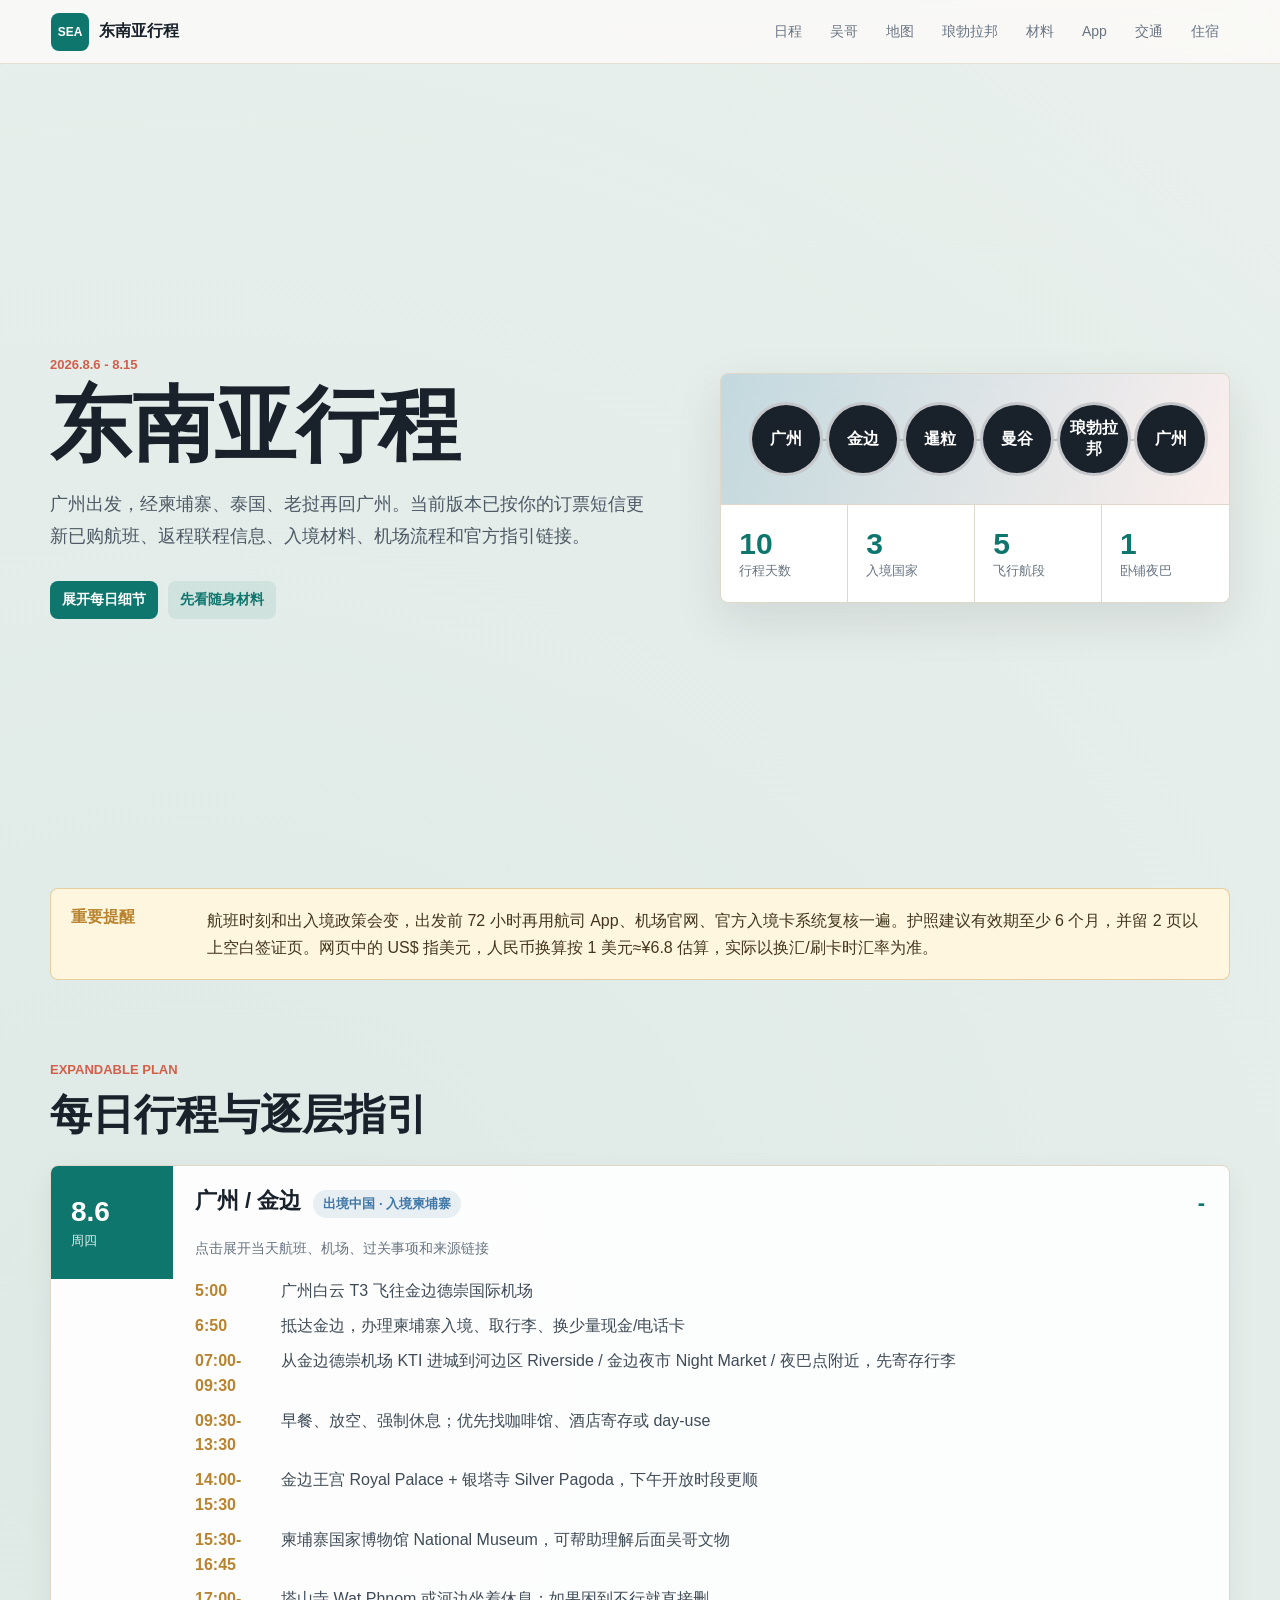
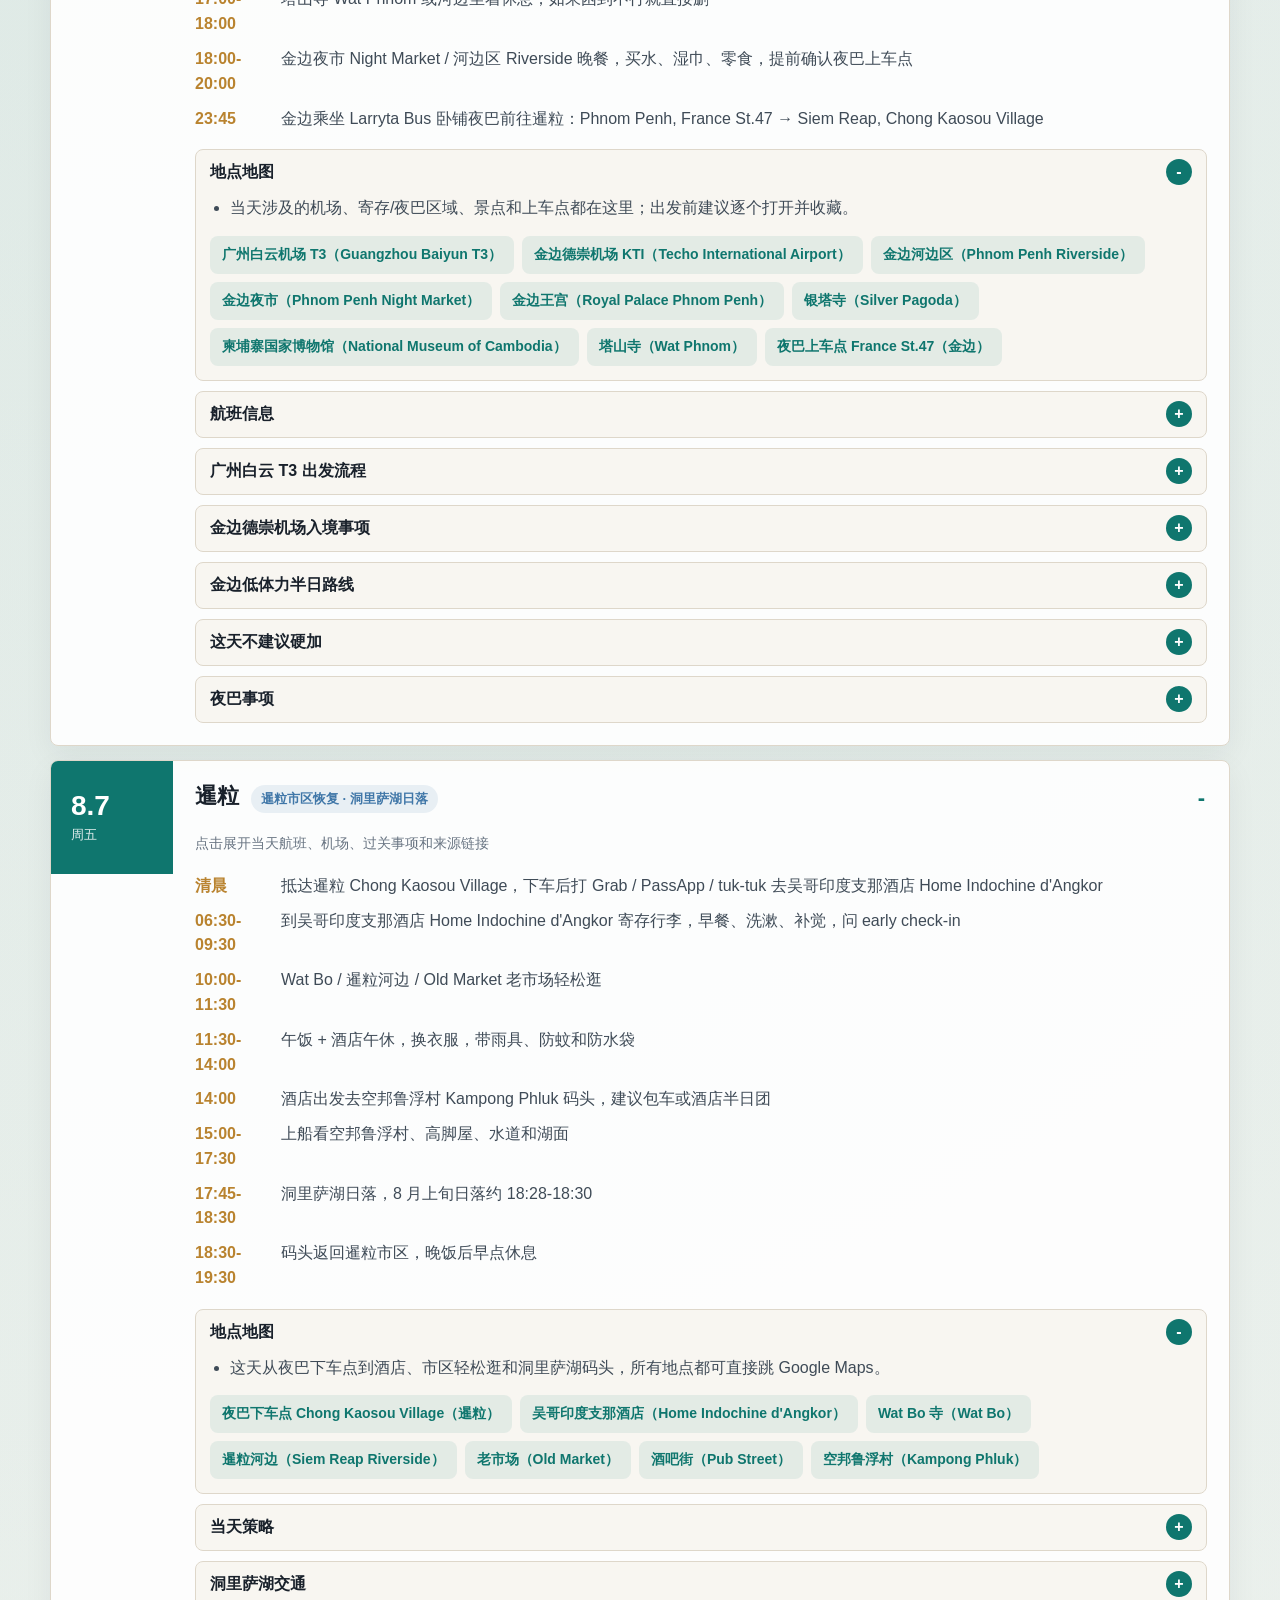
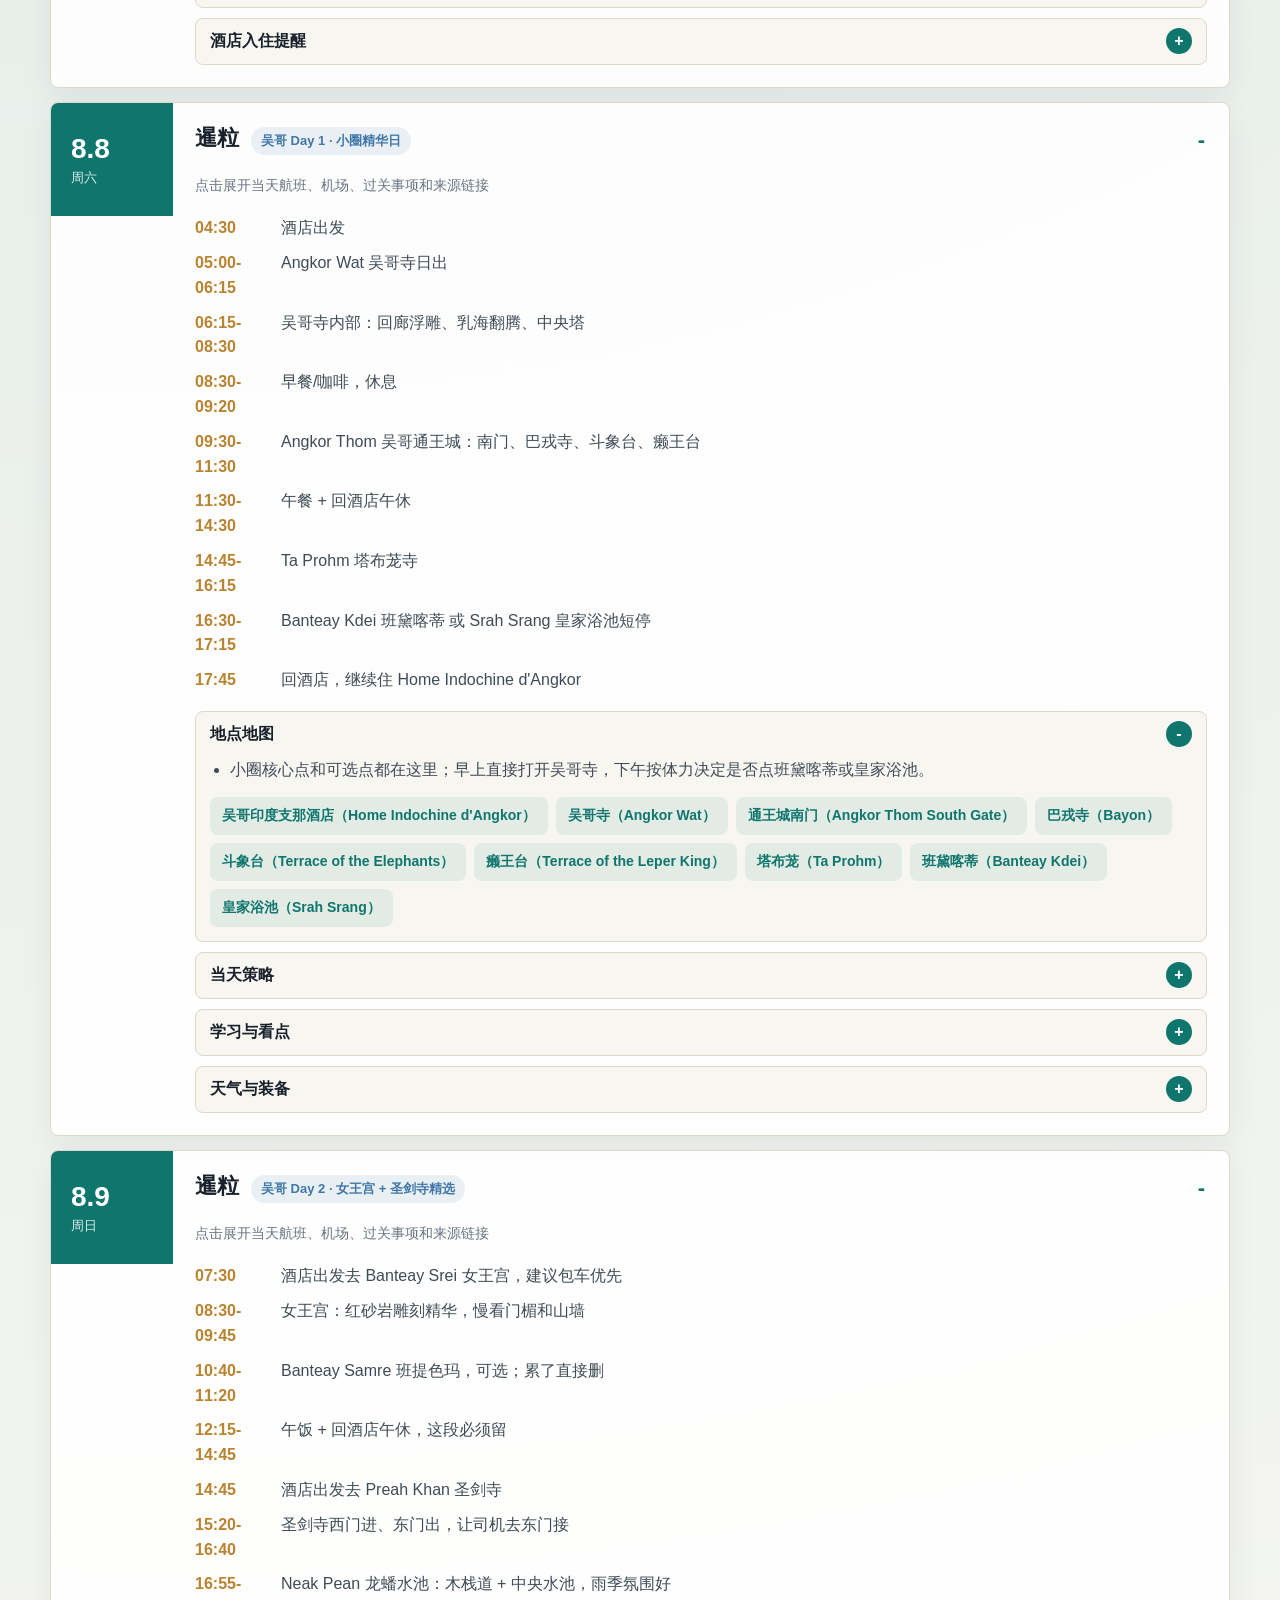
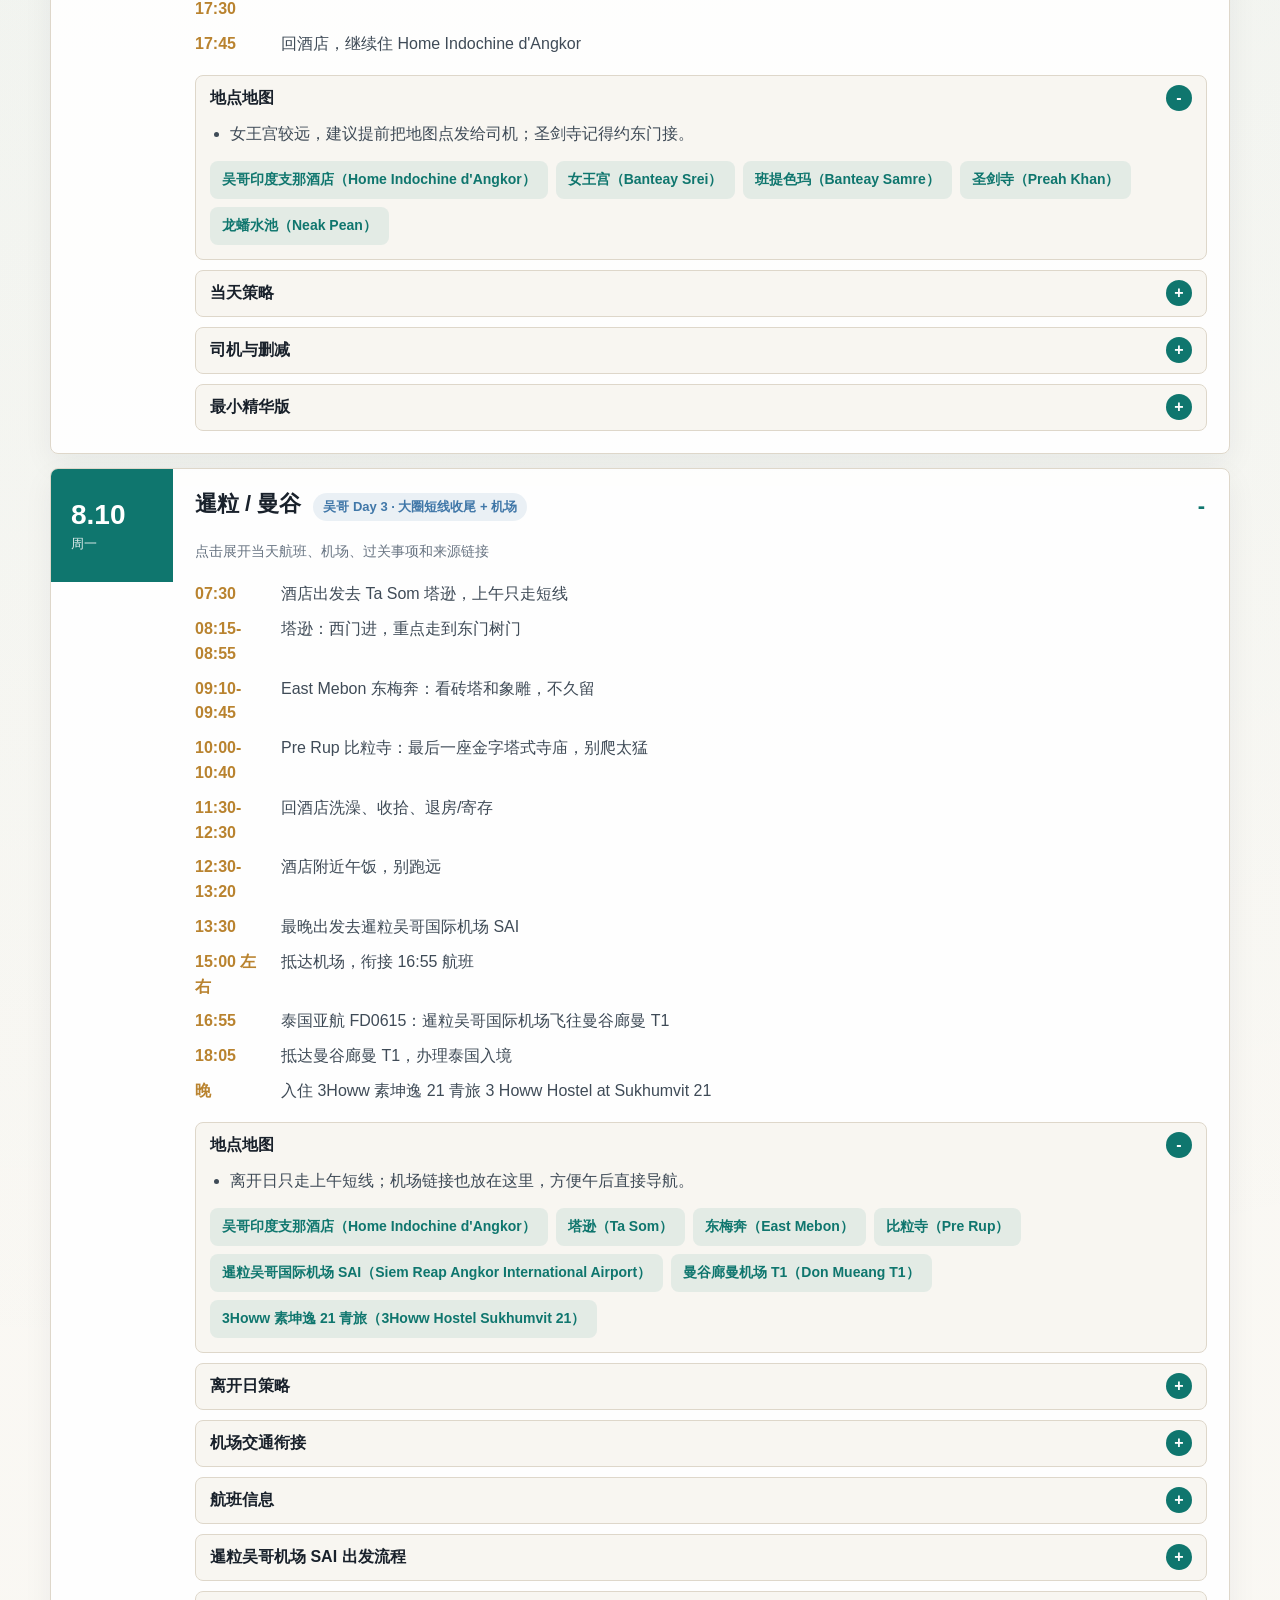
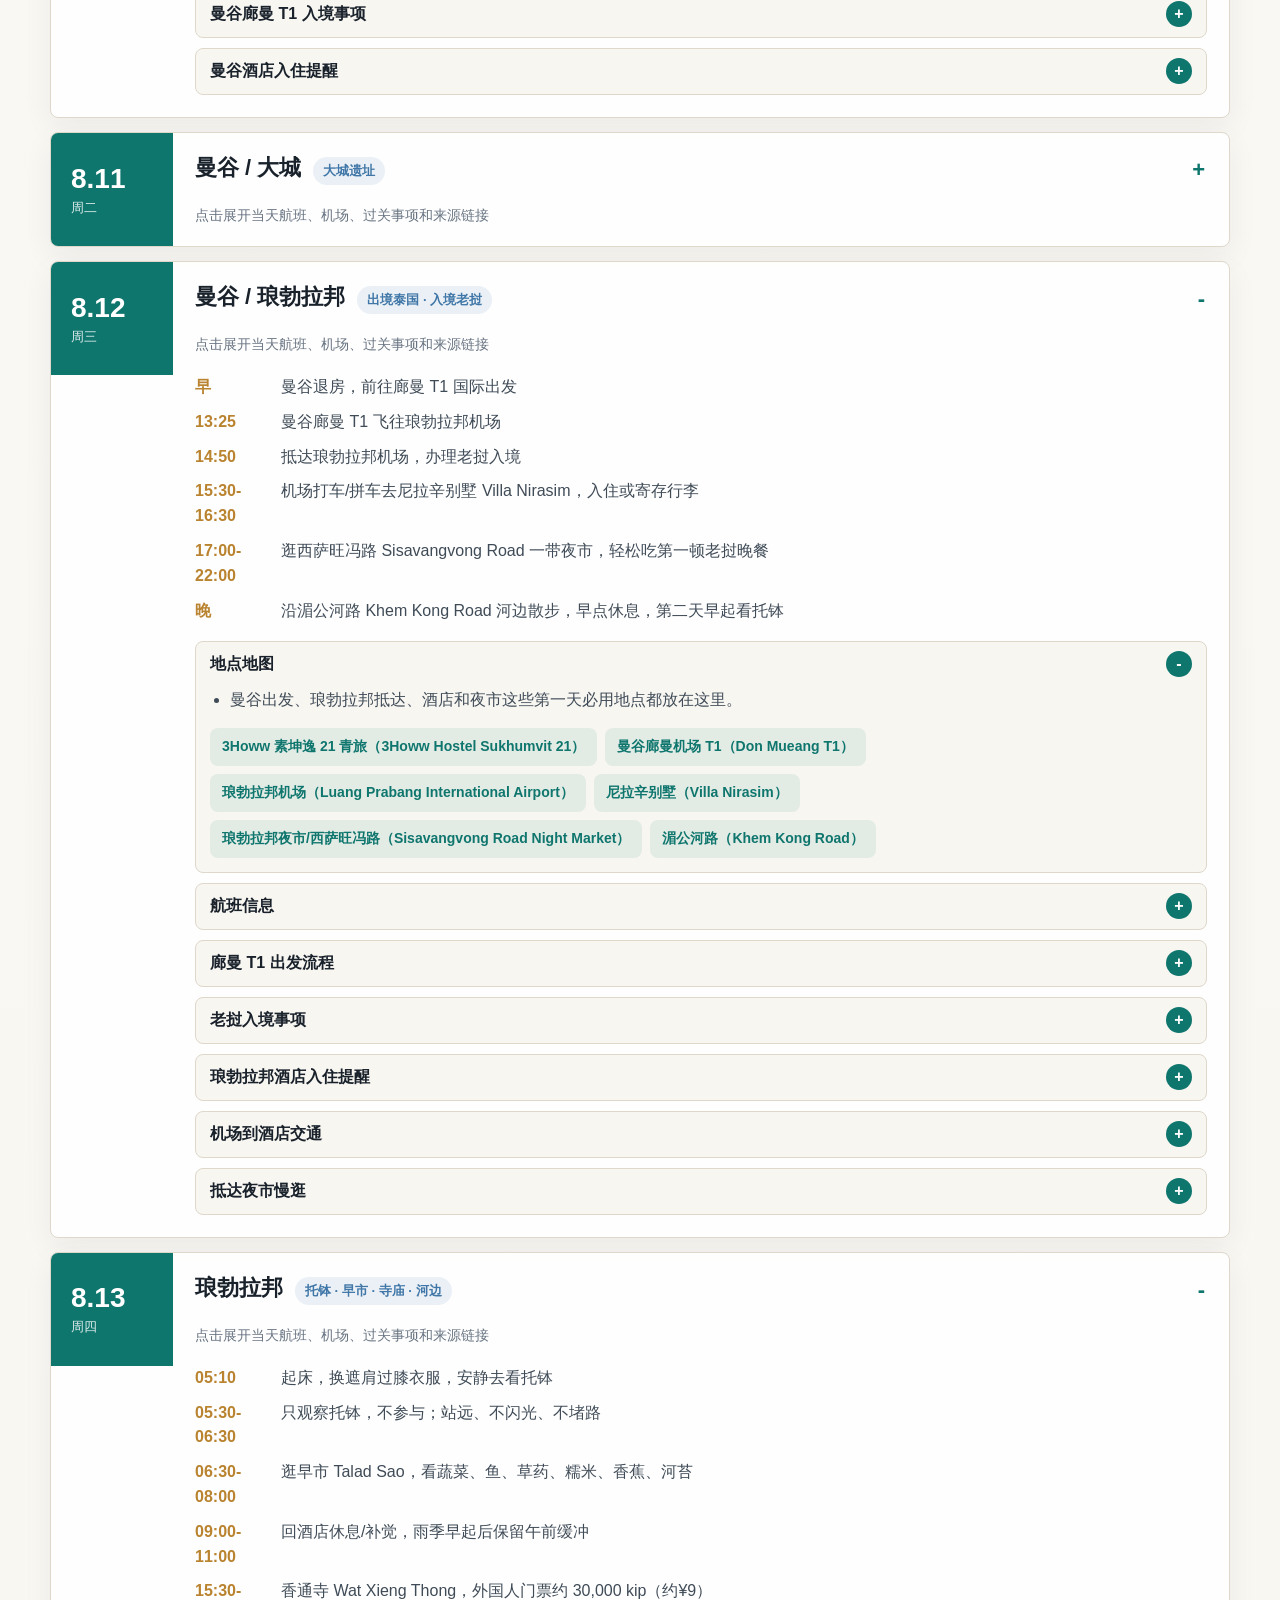
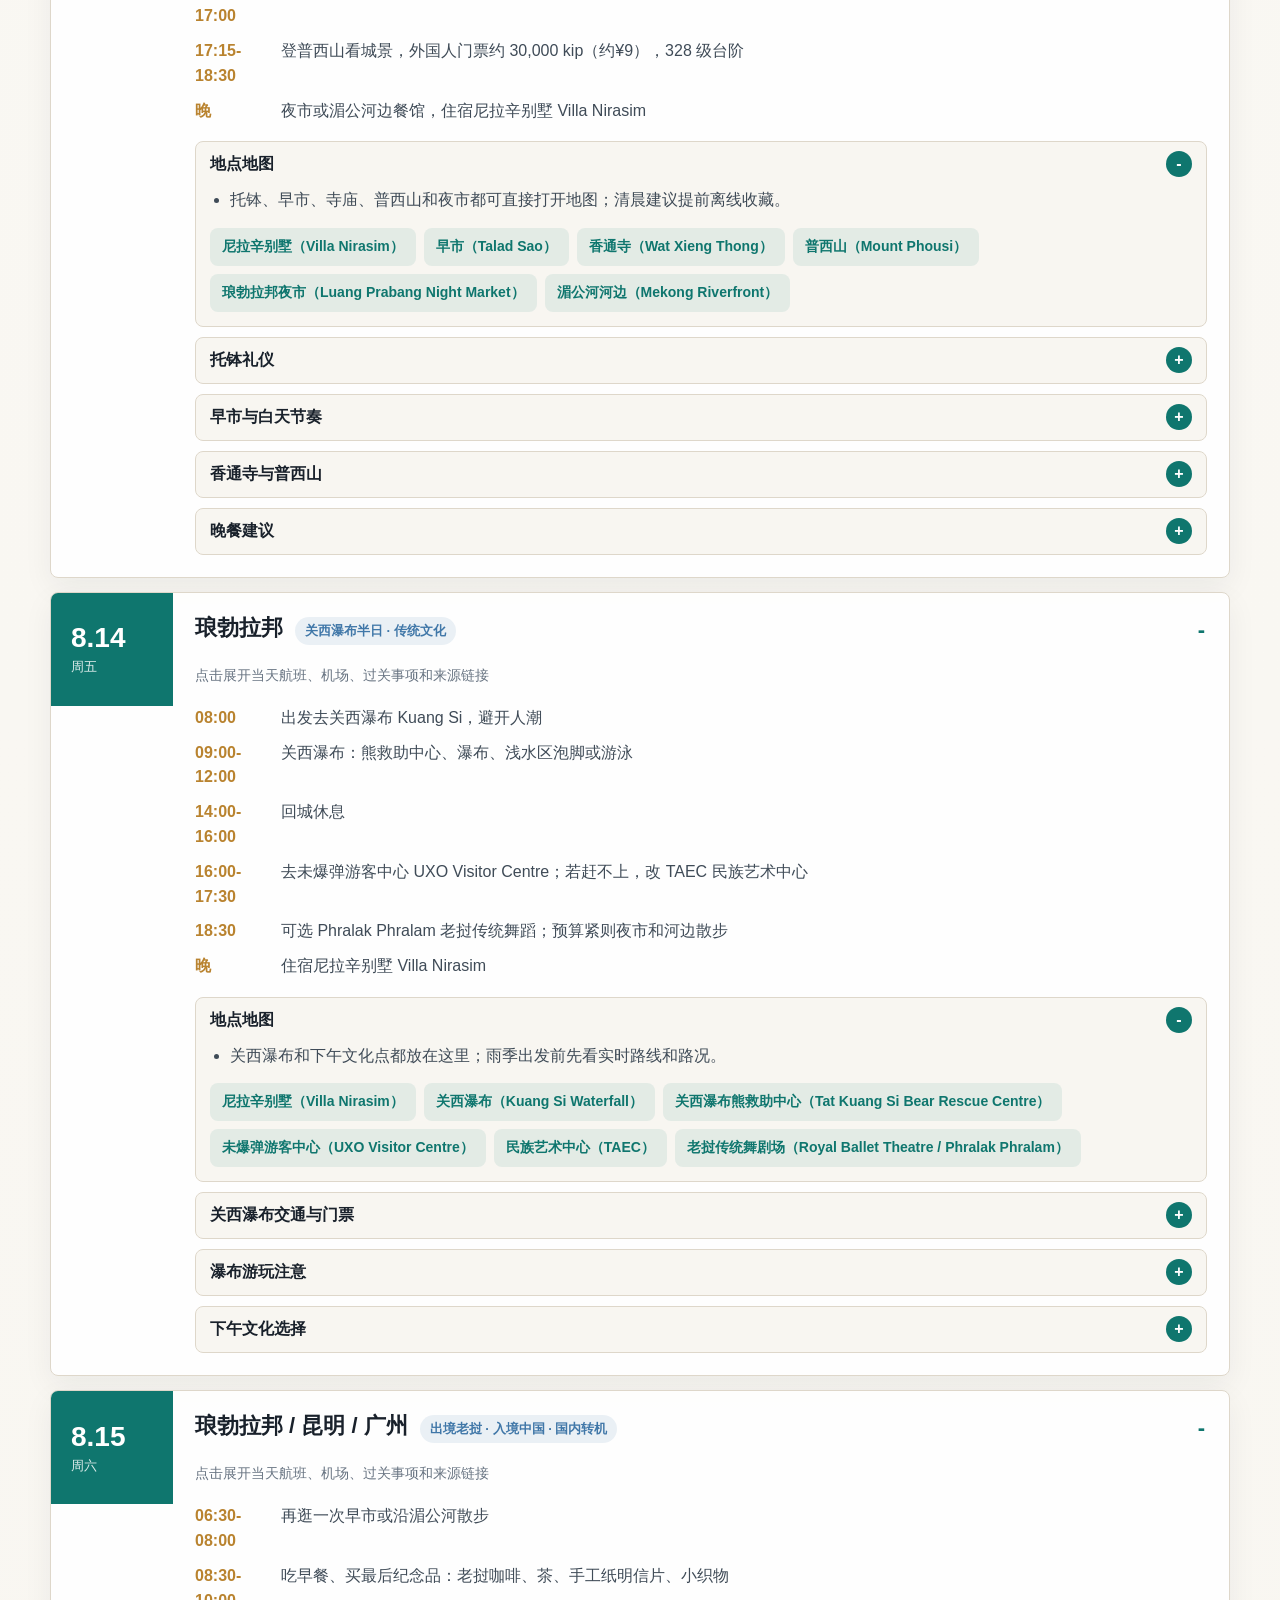
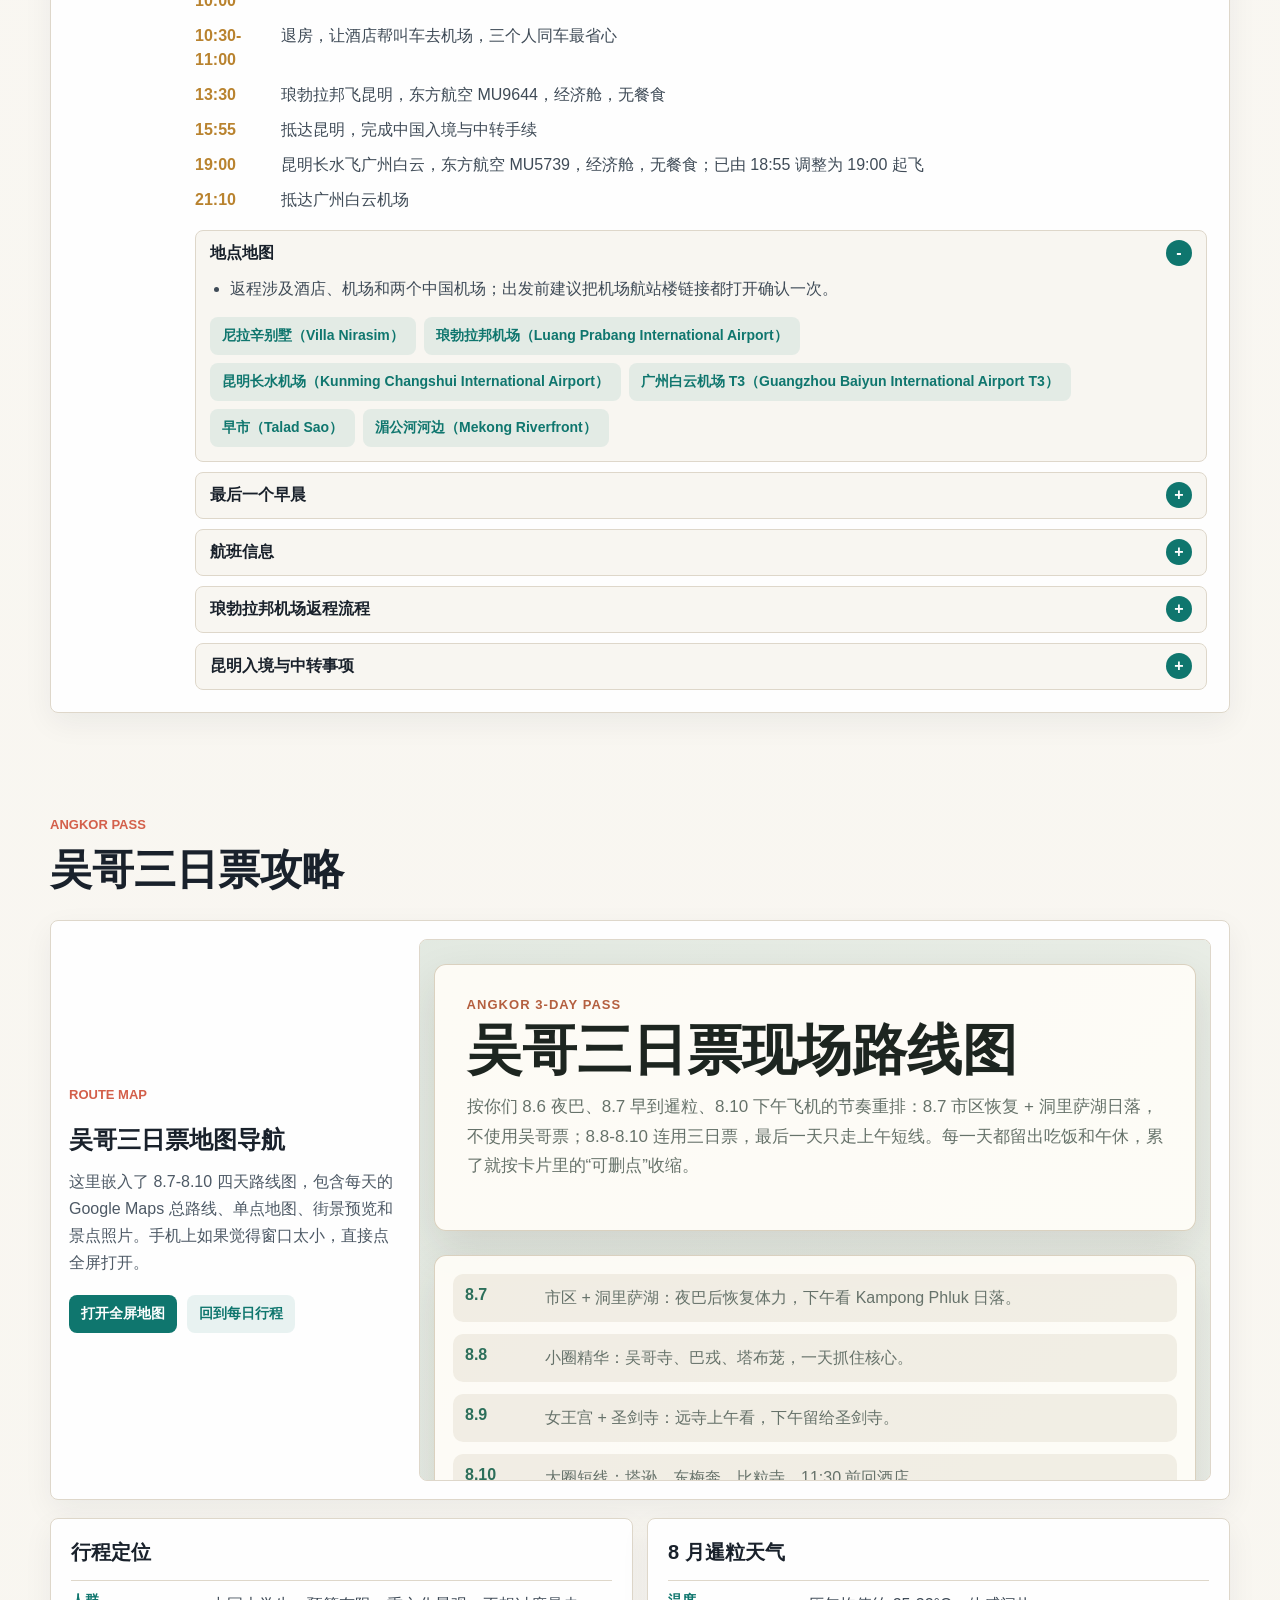
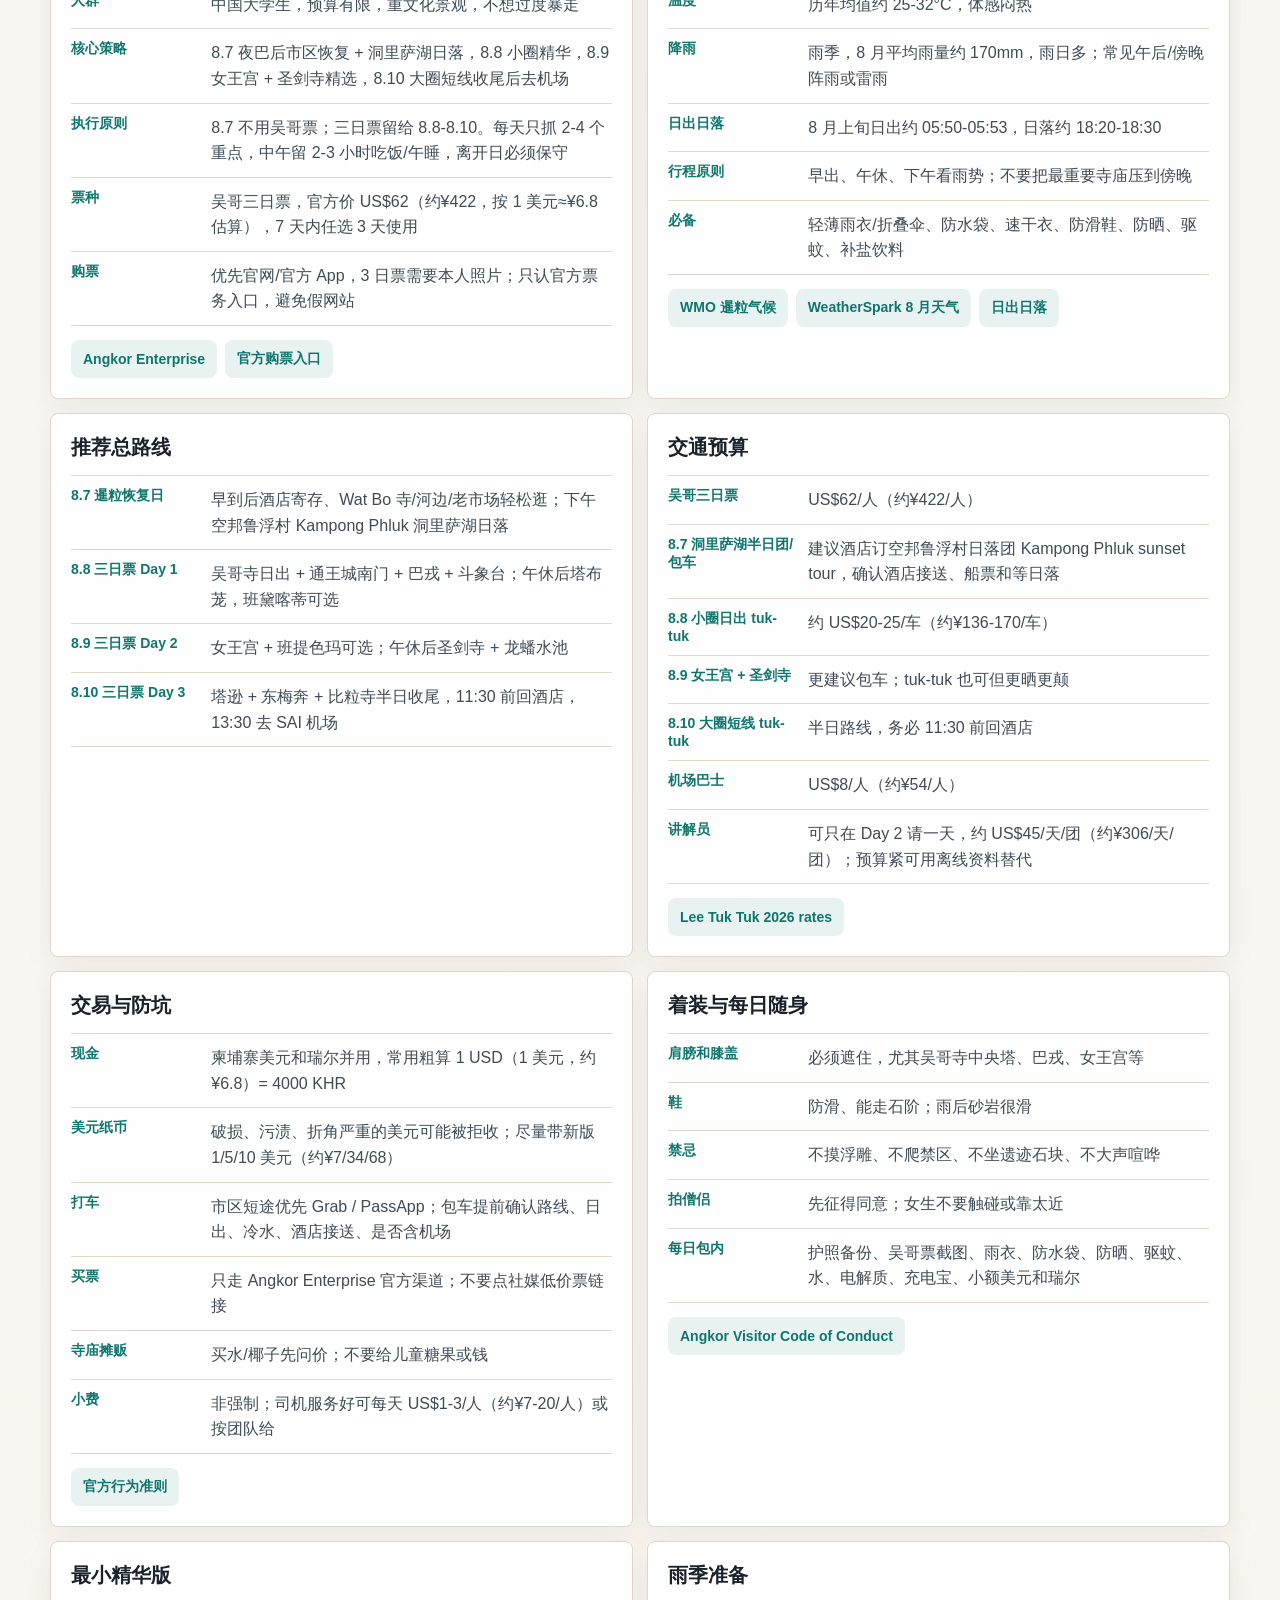
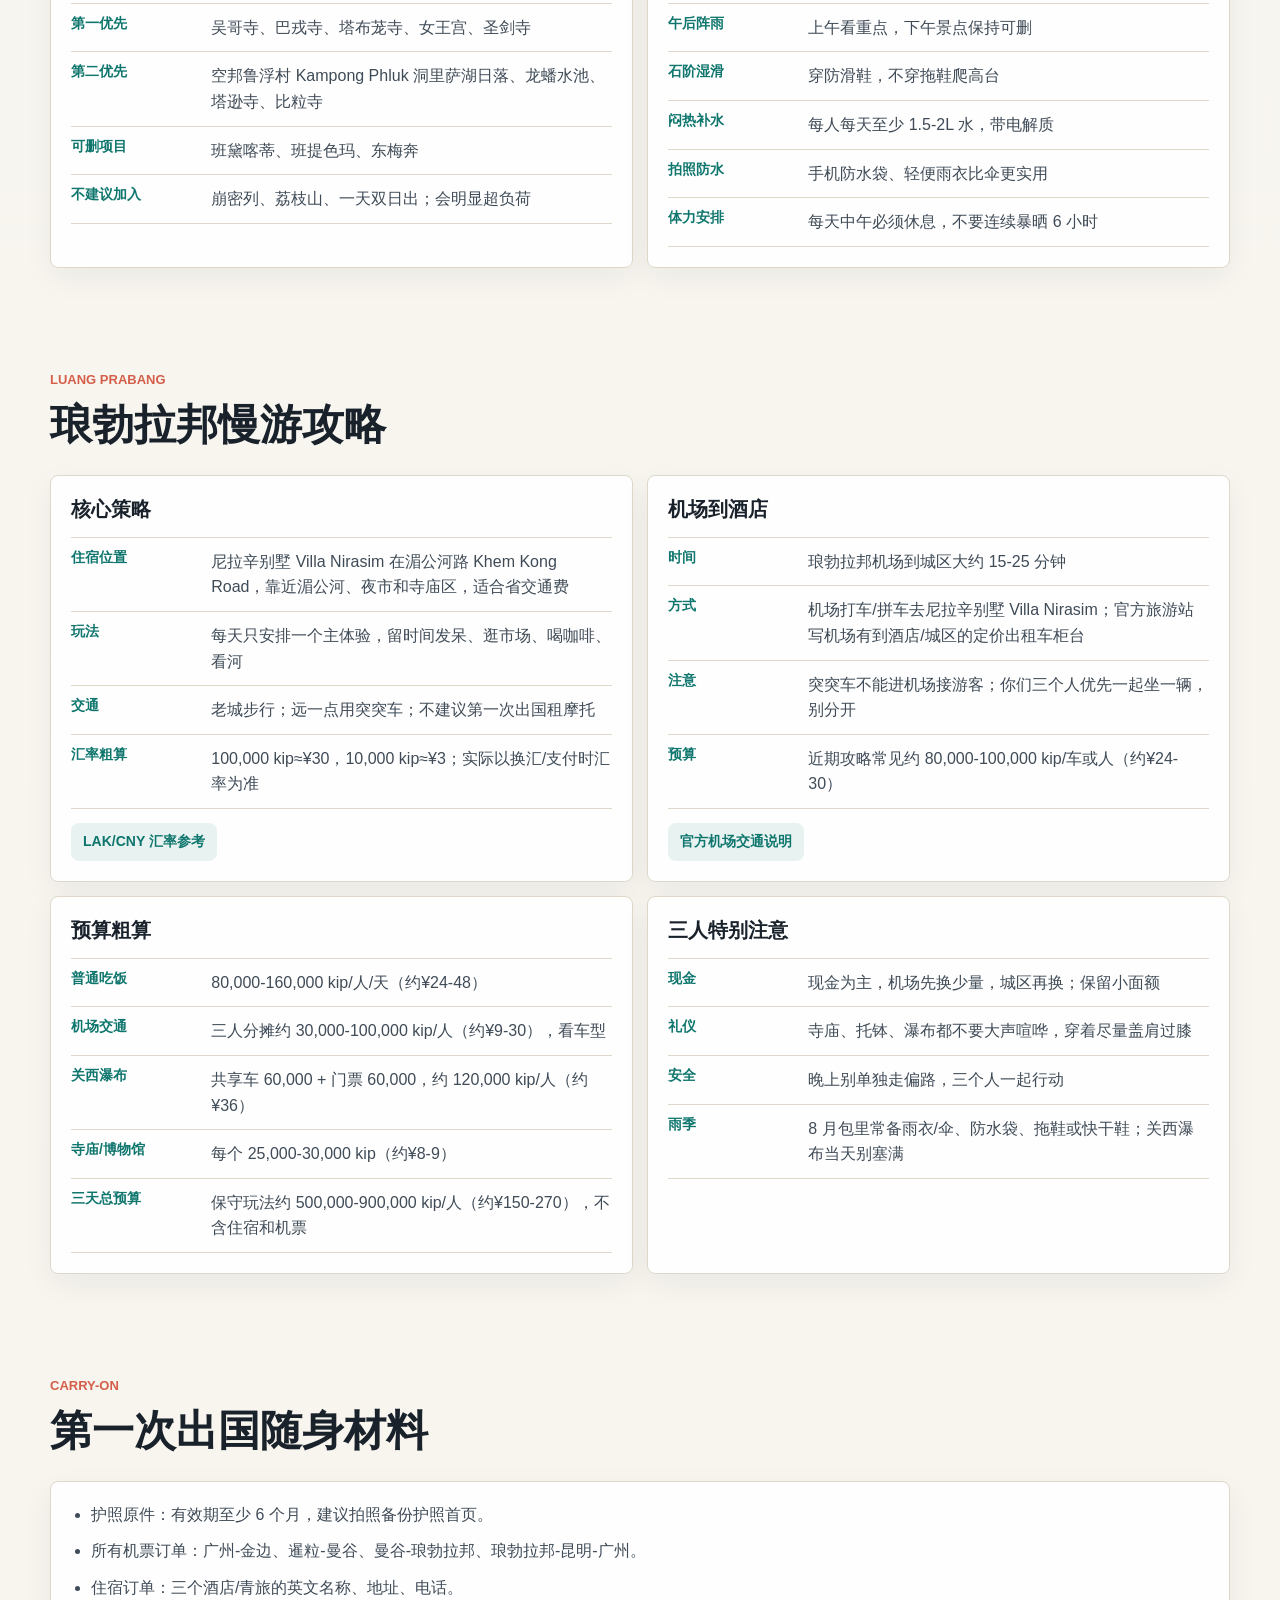
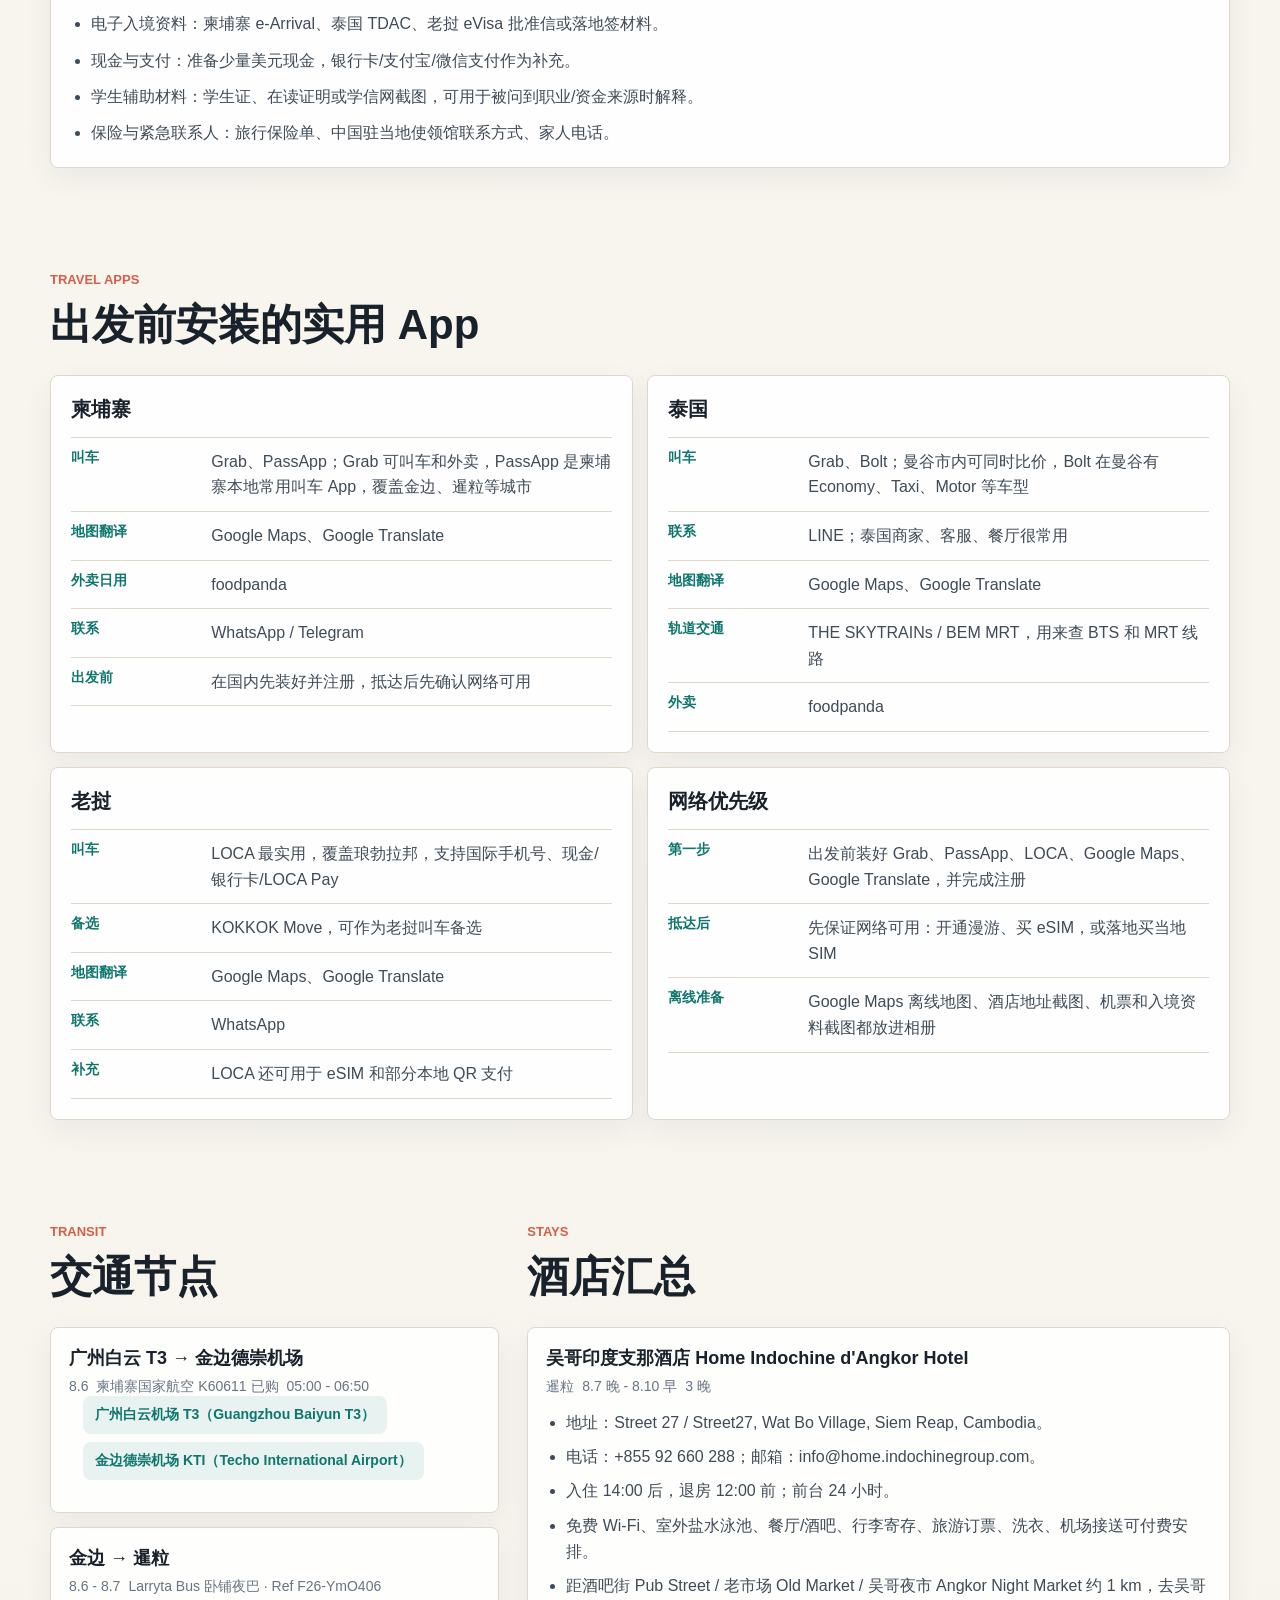
<file: index.html>
<!doctype html>
<html lang="zh-CN">
  <head>
    <meta charset="UTF-8" />
    <meta name="viewport" content="width=device-width, initial-scale=1.0" />
    <title>东南亚行程攻略 | 2026.8.6-8.15</title>
    <link rel="stylesheet" href="styles.css" />
  </head>
  <body>
    <header class="topbar">
      <a class="brand" href="#overview" aria-label="回到行程总览">
        <span class="brand-mark">SEA</span>
        <span>东南亚行程</span>
      </a>
      <nav class="nav" aria-label="页面导航">
        <a href="#timeline">日程</a>
        <a href="#angkor">吴哥</a>
        <a href="#angkor-map">地图</a>
        <a href="#luangprabang">琅勃拉邦</a>
        <a href="#materials">材料</a>
        <a href="#apps">App</a>
        <a href="#transit">交通</a>
        <a href="#stays">住宿</a>
      </nav>
    </header>

    <main>
      <section class="overview" id="overview">
        <div class="overview-copy">
          <p class="eyebrow">2026.8.6 - 8.15</p>
          <h1>东南亚行程</h1>
          <p class="intro">
            广州出发，经柬埔寨、泰国、老挝再回广州。当前版本已按你的订票短信更新已购航班、返程联程信息、入境材料、机场流程和官方指引链接。
          </p>
          <div class="action-row">
            <a class="primary-link" href="#timeline">展开每日细节</a>
            <a class="ghost-link" href="#materials">先看随身材料</a>
          </div>
        </div>
        <div class="route-panel" aria-label="路线概览">
          <div class="route-line">
            <span>广州</span>
            <span>金边</span>
            <span>暹粒</span>
            <span>曼谷</span>
            <span>琅勃拉邦</span>
            <span>广州</span>
          </div>
          <div class="quick-stats">
            <article><strong>10</strong><span>行程天数</span></article>
            <article><strong>3</strong><span>入境国家</span></article>
            <article><strong>5</strong><span>飞行航段</span></article>
            <article><strong>1</strong><span>卧铺夜巴</span></article>
          </div>
        </div>
      </section>

      <section class="alert">
        <strong>重要提醒</strong>
        <p>
          航班时刻和出入境政策会变，出发前 72 小时再用航司 App、机场官网、官方入境卡系统复核一遍。护照建议有效期至少 6 个月，并留 2 页以上空白签证页。网页中的 US$ 指美元，人民币换算按 1 美元≈¥6.8 估算，实际以换汇/刷卡时汇率为准。
        </p>
      </section>

      <section class="section" id="timeline">
        <div class="section-heading">
          <p class="eyebrow">Expandable Plan</p>
          <h2>每日行程与逐层指引</h2>
        </div>
        <div class="timeline" id="timelineList"></div>
      </section>

      <section class="section" id="angkor">
        <div class="section-heading">
          <p class="eyebrow">Angkor Pass</p>
          <h2>吴哥三日票攻略</h2>
        </div>
        <article class="map-embed-card" id="angkor-map">
          <div class="map-embed-copy">
            <p class="eyebrow">Route Map</p>
            <h3>吴哥三日票地图导航</h3>
            <p>
              这里嵌入了 8.7-8.10 四天路线图，包含每天的 Google Maps 总路线、单点地图、街景预览和景点照片。手机上如果觉得窗口太小，直接点全屏打开。
            </p>
            <div class="map-actions">
              <a class="primary-link" href="angkor-route-maps.html" target="_blank" rel="noreferrer">打开全屏地图</a>
              <a class="ghost-link" href="#timeline">回到每日行程</a>
            </div>
          </div>
          <div class="map-frame-wrap">
            <iframe
              title="吴哥三日票路线图"
              src="angkor-route-maps.html"
              loading="lazy"
            ></iframe>
          </div>
        </article>
        <div class="guide-grid" id="angkorGuide"></div>
      </section>

      <section class="section" id="luangprabang">
        <div class="section-heading">
          <p class="eyebrow">Luang Prabang</p>
          <h2>琅勃拉邦慢游攻略</h2>
        </div>
        <div class="guide-grid" id="luangPrabangGuide"></div>
      </section>

      <section class="section" id="materials">
        <div class="section-heading">
          <p class="eyebrow">Carry-on</p>
          <h2>第一次出国随身材料</h2>
        </div>
        <div class="checklist-panel">
          <ul class="check-list">
            <li>护照原件：有效期至少 6 个月，建议拍照备份护照首页。</li>
            <li>所有机票订单：广州-金边、暹粒-曼谷、曼谷-琅勃拉邦、琅勃拉邦-昆明-广州。</li>
            <li>住宿订单：三个酒店/青旅的英文名称、地址、电话。</li>
            <li>电子入境资料：柬埔寨 e-Arrival、泰国 TDAC、老挝 eVisa 批准信或落地签材料。</li>
            <li>现金与支付：准备少量美元现金，银行卡/支付宝/微信支付作为补充。</li>
            <li>学生辅助材料：学生证、在读证明或学信网截图，可用于被问到职业/资金来源时解释。</li>
            <li>保险与紧急联系人：旅行保险单、中国驻当地使领馆联系方式、家人电话。</li>
          </ul>
        </div>
      </section>

      <section class="section" id="apps">
        <div class="section-heading">
          <p class="eyebrow">Travel Apps</p>
          <h2>出发前安装的实用 App</h2>
        </div>
        <div class="guide-grid" id="appGuide"></div>
      </section>

      <section class="section two-column">
        <div id="transit">
          <div class="section-heading">
            <p class="eyebrow">Transit</p>
            <h2>交通节点</h2>
          </div>
          <div class="stack" id="transitList"></div>
        </div>

        <div id="stays">
          <div class="section-heading">
            <p class="eyebrow">Stays</p>
            <h2>酒店汇总</h2>
          </div>
          <div class="stack" id="stayList"></div>
        </div>
      </section>

      <section class="section notes" id="notes">
        <div class="section-heading">
          <p class="eyebrow">Next</p>
          <h2>待补充信息</h2>
        </div>
        <div class="note-grid">
          <article><h3>景点路线</h3><p>吴哥窟、大城遗址、琅勃拉邦市区与周边瀑布等细节可继续加入。</p></article>
          <article><h3>餐厅咖啡</h3><p>按城市记录想吃的店、营业时间、位置和备选方案。</p></article>
          <article><h3>预算清单</h3><p>签证、交通、住宿、门票、餐饮和现金兑换可做成表格。</p></article>
          <article><h3>出行提醒</h3><p>电话卡、换汇、打车软件、常用英语问句和离线地图放在这里。</p></article>
        </div>
      </section>
    </main>

    <script src="script.js?v=20260803-title"></script>
  </body>
</html>
</file>
<file: styles.css>
:root {
  color-scheme: light;
  --ink: #19212b;
  --muted: #687482;
  --paper: #f7f4ed;
  --panel: #ffffff;
  --line: #ded7ca;
  --teal: #0f766e;
  --coral: #d35f4a;
  --gold: #b9832f;
  --sky: #4077a8;
  --shadow: 0 18px 48px rgba(25, 33, 43, 0.1);
}

* {
  box-sizing: border-box;
}

html {
  scroll-behavior: smooth;
}

body {
  margin: 0;
  font-family:
    "Inter", "Noto Sans SC", "Microsoft YaHei", Arial, sans-serif;
  color: var(--ink);
  background:
    radial-gradient(circle at 15% 8%, rgba(15, 118, 110, 0.12), transparent 30%),
    linear-gradient(180deg, #fbfaf7 0%, var(--paper) 100%);
}

a {
  color: inherit;
  text-decoration: none;
}

.topbar {
  position: sticky;
  top: 0;
  z-index: 10;
  display: flex;
  align-items: center;
  justify-content: space-between;
  gap: 24px;
  min-height: 64px;
  padding: 12px clamp(18px, 4vw, 56px);
  background: rgba(251, 250, 247, 0.88);
  border-bottom: 1px solid rgba(222, 215, 202, 0.75);
  backdrop-filter: blur(18px);
}

.brand {
  display: inline-flex;
  align-items: center;
  gap: 10px;
  font-weight: 800;
}

.brand-mark {
  display: grid;
  width: 38px;
  height: 38px;
  place-items: center;
  color: #fff;
  font-size: 12px;
  letter-spacing: 0;
  background: var(--teal);
  border-radius: 8px;
}

.nav {
  display: flex;
  flex-wrap: wrap;
  gap: 8px;
  justify-content: flex-end;
}

.nav a {
  padding: 8px 10px;
  color: var(--muted);
  font-size: 14px;
  border-radius: 8px;
}

.nav a:hover {
  color: var(--ink);
  background: rgba(15, 118, 110, 0.08);
}

main {
  width: min(1180px, calc(100% - 32px));
  margin: 0 auto;
}

.overview {
  display: grid;
  grid-template-columns: minmax(0, 1.08fr) minmax(320px, 0.92fr);
  gap: clamp(28px, 6vw, 72px);
  align-items: center;
  min-height: calc(100vh - 64px);
  padding: 54px 0 42px;
}

.overview-copy {
  max-width: 720px;
}

.eyebrow {
  margin: 0 0 10px;
  color: var(--coral);
  font-size: 13px;
  font-weight: 800;
  text-transform: uppercase;
}

h1,
h2,
h3,
p {
  margin-top: 0;
}

h1 {
  max-width: 720px;
  margin-bottom: 20px;
  font-size: clamp(40px, 8vw, 82px);
  line-height: 1.04;
  letter-spacing: 0;
}

.intro {
  max-width: 650px;
  color: #4d5965;
  font-size: 18px;
  line-height: 1.8;
}

.action-row {
  display: flex;
  flex-wrap: wrap;
  gap: 10px;
  margin-top: 28px;
}

.primary-link,
.ghost-link,
.flight-card a,
.airport-card a,
.link-row a {
  display: inline-flex;
  align-items: center;
  min-height: 38px;
  padding: 8px 12px;
  font-size: 14px;
  font-weight: 800;
  border-radius: 8px;
}

.primary-link {
  color: #fff;
  background: var(--teal);
}

.ghost-link,
.flight-card a,
.airport-card a,
.link-row a {
  color: var(--teal);
  background: rgba(15, 118, 110, 0.09);
}

.route-panel {
  overflow: hidden;
  background: var(--panel);
  border: 1px solid var(--line);
  border-radius: 8px;
  box-shadow: var(--shadow);
}

.route-line {
  position: relative;
  display: grid;
  grid-template-columns: repeat(6, minmax(0, 1fr));
  gap: 10px;
  padding: 28px;
  background:
    linear-gradient(90deg, rgba(15, 118, 110, 0.14), transparent),
    linear-gradient(135deg, rgba(64, 119, 168, 0.16), rgba(211, 95, 74, 0.1));
}

.route-line::before {
  position: absolute;
  top: 50%;
  left: 42px;
  right: 42px;
  height: 2px;
  content: "";
  background: rgba(25, 33, 43, 0.2);
}

.route-line span {
  position: relative;
  display: grid;
  min-height: 74px;
  place-items: center;
  padding: 10px;
  color: #fff;
  font-weight: 800;
  text-align: center;
  background: var(--ink);
  border: 3px solid rgba(255, 255, 255, 0.75);
  border-radius: 50%;
  aspect-ratio: 1;
}

.quick-stats {
  display: grid;
  grid-template-columns: repeat(4, 1fr);
}

.quick-stats article {
  padding: 22px 18px;
  border-top: 1px solid var(--line);
  border-right: 1px solid var(--line);
}

.quick-stats article:last-child {
  border-right: 0;
}

.quick-stats strong {
  display: block;
  color: var(--teal);
  font-size: 30px;
}

.quick-stats span {
  color: var(--muted);
  font-size: 13px;
}

.section {
  padding: 34px 0 70px;
}

.alert {
  display: grid;
  grid-template-columns: 120px minmax(0, 1fr);
  gap: 16px;
  align-items: start;
  margin: -12px 0 48px;
  padding: 18px 20px;
  color: #43351d;
  background: #fff6df;
  border: 1px solid rgba(185, 131, 47, 0.35);
  border-radius: 8px;
}

.alert strong {
  color: var(--gold);
}

.alert p {
  margin-bottom: 0;
  line-height: 1.7;
}

.section-heading {
  margin-bottom: 22px;
}

.map-embed-card {
  display: grid;
  grid-template-columns: minmax(260px, 0.42fr) minmax(0, 1fr);
  gap: 18px;
  align-items: stretch;
  margin-bottom: 18px;
  padding: 18px;
  background: rgba(255, 255, 255, 0.92);
  border: 1px solid var(--line);
  border-radius: 8px;
  box-shadow: 0 10px 30px rgba(25, 33, 43, 0.06);
}

.map-embed-copy {
  display: flex;
  flex-direction: column;
  justify-content: center;
  gap: 12px;
}

.map-embed-copy h3 {
  margin-bottom: 0;
  font-size: 24px;
}

.map-embed-copy p:not(.eyebrow) {
  margin-bottom: 0;
  color: #4d5965;
  line-height: 1.7;
}

.map-actions {
  display: flex;
  flex-wrap: wrap;
  gap: 10px;
  margin-top: 6px;
}

.map-frame-wrap {
  min-height: 540px;
  overflow: hidden;
  border: 1px solid var(--line);
  border-radius: 8px;
  background: #f6f1e7;
}

.map-frame-wrap iframe {
  display: block;
  width: 100%;
  height: 100%;
  min-height: 540px;
  border: 0;
}

h2 {
  margin-bottom: 0;
  font-size: clamp(26px, 4vw, 42px);
  letter-spacing: 0;
}

.timeline {
  display: grid;
  gap: 14px;
}

.day-card,
.info-card,
.notes article {
  background: rgba(255, 255, 255, 0.9);
  border: 1px solid var(--line);
  border-radius: 8px;
  box-shadow: 0 10px 30px rgba(25, 33, 43, 0.06);
}

.day-card {
  display: block;
  overflow: hidden;
}

.accordion-day {
  display: block;
}

.day-summary {
  display: grid;
  grid-template-columns: 122px minmax(0, 1fr);
  cursor: pointer;
  list-style: none;
}

.day-summary::-webkit-details-marker,
.nested-detail summary::-webkit-details-marker {
  display: none;
}

.day-date {
  display: flex;
  flex-direction: column;
  justify-content: center;
  gap: 4px;
  padding: 20px;
  color: #fff;
  background: var(--teal);
}

.day-date strong {
  font-size: 28px;
}

.day-date span {
  font-size: 13px;
  opacity: 0.86;
}

.summary-main {
  position: relative;
  display: grid;
  gap: 8px;
  padding: 20px 56px 20px 22px;
}

.summary-main::after {
  position: absolute;
  top: 24px;
  right: 24px;
  color: var(--teal);
  font-size: 22px;
  font-weight: 800;
  content: "+";
}

.accordion-day[open] .summary-main::after {
  content: "-";
}

.summary-hint {
  color: var(--muted);
  font-size: 14px;
  line-height: 1.5;
}

.day-content {
  padding: 0 22px 22px 144px;
}

.city-row {
  display: flex;
  flex-wrap: wrap;
  align-items: baseline;
  gap: 8px 12px;
  margin-bottom: 12px;
}

.city-row h3 {
  margin-bottom: 0;
  font-size: 22px;
}

.tag {
  display: inline-flex;
  align-items: center;
  min-height: 28px;
  padding: 4px 10px;
  color: var(--sky);
  font-size: 13px;
  font-weight: 700;
  background: rgba(64, 119, 168, 0.1);
  border-radius: 999px;
}

.event-list {
  display: grid;
  gap: 10px;
  margin: 0;
  padding: 0;
  list-style: none;
}

.event-list li {
  display: grid;
  grid-template-columns: 74px minmax(0, 1fr);
  gap: 12px;
  align-items: start;
  color: #3f4b57;
  line-height: 1.55;
}

.event-list time {
  color: var(--gold);
  font-weight: 800;
}

.detail-stack {
  display: grid;
  gap: 10px;
  margin-top: 18px;
}

.nested-detail {
  background: rgba(247, 244, 237, 0.72);
  border: 1px solid var(--line);
  border-radius: 8px;
}

.nested-detail summary {
  position: relative;
  min-height: 44px;
  padding: 12px 46px 12px 14px;
  color: var(--ink);
  font-weight: 800;
  cursor: pointer;
  list-style: none;
}

.nested-detail summary::after {
  position: absolute;
  top: 9px;
  right: 14px;
  display: grid;
  width: 26px;
  height: 26px;
  place-items: center;
  color: #fff;
  content: "+";
  background: var(--teal);
  border-radius: 50%;
}

.nested-detail[open] summary::after {
  content: "-";
}

.nested-detail ul {
  display: grid;
  gap: 8px;
  margin: 0;
  padding: 0 18px 14px 34px;
  color: #3f4b57;
  line-height: 1.65;
}

.two-column {
  display: grid;
  grid-template-columns: minmax(280px, 0.78fr) minmax(0, 1.22fr);
  gap: 28px;
}

.stack {
  display: grid;
  gap: 14px;
}

.info-card {
  padding: 18px;
}

.info-card h3 {
  margin-bottom: 8px;
  font-size: 18px;
}

.meta {
  display: flex;
  flex-wrap: wrap;
  gap: 8px;
  color: var(--muted);
  font-size: 14px;
}

.card-detail-list {
  display: grid;
  gap: 8px;
  margin: 14px 0 0;
  padding-left: 20px;
  color: #3f4b57;
  line-height: 1.65;
}

.stay-links {
  margin: 14px 0 0;
}

.flight-grid,
.airport-grid,
.guide-grid {
  display: grid;
  grid-template-columns: repeat(2, minmax(0, 1fr));
  gap: 14px;
}

.flight-card,
.airport-card,
.checklist-panel,
.guide-card {
  padding: 20px;
  background: rgba(255, 255, 255, 0.92);
  border: 1px solid var(--line);
  border-radius: 8px;
  box-shadow: 0 10px 30px rgba(25, 33, 43, 0.06);
}

.flight-top {
  display: flex;
  justify-content: space-between;
  gap: 14px;
  margin-bottom: 14px;
  color: var(--muted);
  font-size: 14px;
}

.flight-top strong {
  color: var(--gold);
}

.flight-card h3,
.airport-card h3,
.checklist-panel h3,
.rich-card h3 {
  margin-bottom: 10px;
  font-size: 20px;
}

.flight-card p,
.airport-card p,
.rich-card p {
  color: #4d5965;
  line-height: 1.7;
}

.flight-card .match,
.status {
  color: var(--teal);
  font-weight: 800;
}

.entry-layout {
  display: grid;
  grid-template-columns: minmax(300px, 0.72fr) minmax(0, 1fr);
  gap: 18px;
  align-items: start;
}

.check-list,
.rich-card ul,
.airport-card ol {
  display: grid;
  gap: 10px;
  margin: 0;
  padding-left: 20px;
  color: #3f4b57;
  line-height: 1.65;
}

.rich-card {
  padding: 20px;
}

.link-row {
  display: flex;
  flex-wrap: wrap;
  gap: 8px;
  margin: 0 14px 14px;
}

.airport-card {
  display: grid;
  gap: 16px;
}

.airport-card ol {
  padding-left: 22px;
}

.guide-card h3 {
  margin-bottom: 14px;
  font-size: 20px;
}

.guide-table {
  display: grid;
  border-top: 1px solid var(--line);
}

.guide-table div {
  display: grid;
  grid-template-columns: minmax(86px, 0.32fr) minmax(0, 1fr);
  gap: 12px;
  padding: 11px 0;
  border-bottom: 1px solid var(--line);
}

.guide-table strong {
  color: var(--teal);
  font-size: 14px;
}

.guide-table span {
  color: #3f4b57;
  line-height: 1.6;
}

.guide-links {
  margin: 14px 0 0;
}

.notes {
  padding-bottom: 90px;
}

.note-grid {
  display: grid;
  grid-template-columns: repeat(4, 1fr);
  gap: 14px;
}

.notes article {
  padding: 20px;
}

.notes h3 {
  margin-bottom: 10px;
  font-size: 18px;
}

.notes p {
  margin-bottom: 0;
  color: var(--muted);
  line-height: 1.7;
}

@media (max-width: 920px) {
  .overview,
  .two-column,
  .entry-layout,
  .map-embed-card {
    grid-template-columns: 1fr;
  }

  .map-frame-wrap,
  .map-frame-wrap iframe {
    min-height: 620px;
  }

  .overview {
    min-height: auto;
    padding-top: 42px;
  }

  .note-grid,
  .flight-grid,
  .airport-grid,
  .guide-grid {
    grid-template-columns: repeat(2, 1fr);
  }
}

@media (max-width: 640px) {
  .topbar {
    align-items: flex-start;
    flex-direction: column;
  }

  .nav {
    justify-content: flex-start;
  }

  .route-line {
    grid-template-columns: repeat(3, 1fr);
  }

  .route-line::before {
    display: none;
  }

  .quick-stats,
  .note-grid,
  .flight-grid,
  .airport-grid,
  .guide-grid,
  .alert {
    grid-template-columns: 1fr;
  }

  .map-embed-card {
    padding: 14px;
  }

  .map-frame-wrap,
  .map-frame-wrap iframe {
    min-height: 560px;
  }

  .quick-stats article {
    border-right: 0;
  }

  .day-card {
    display: block;
  }

  .day-summary {
    grid-template-columns: 1fr;
  }

  .day-date {
    flex-direction: row;
    align-items: baseline;
    justify-content: space-between;
  }

  .day-content {
    padding: 18px;
  }

  .event-list li {
    grid-template-columns: 62px minmax(0, 1fr);
  }

  .guide-table div {
    grid-template-columns: 1fr;
    gap: 4px;
  }
}
</file>
